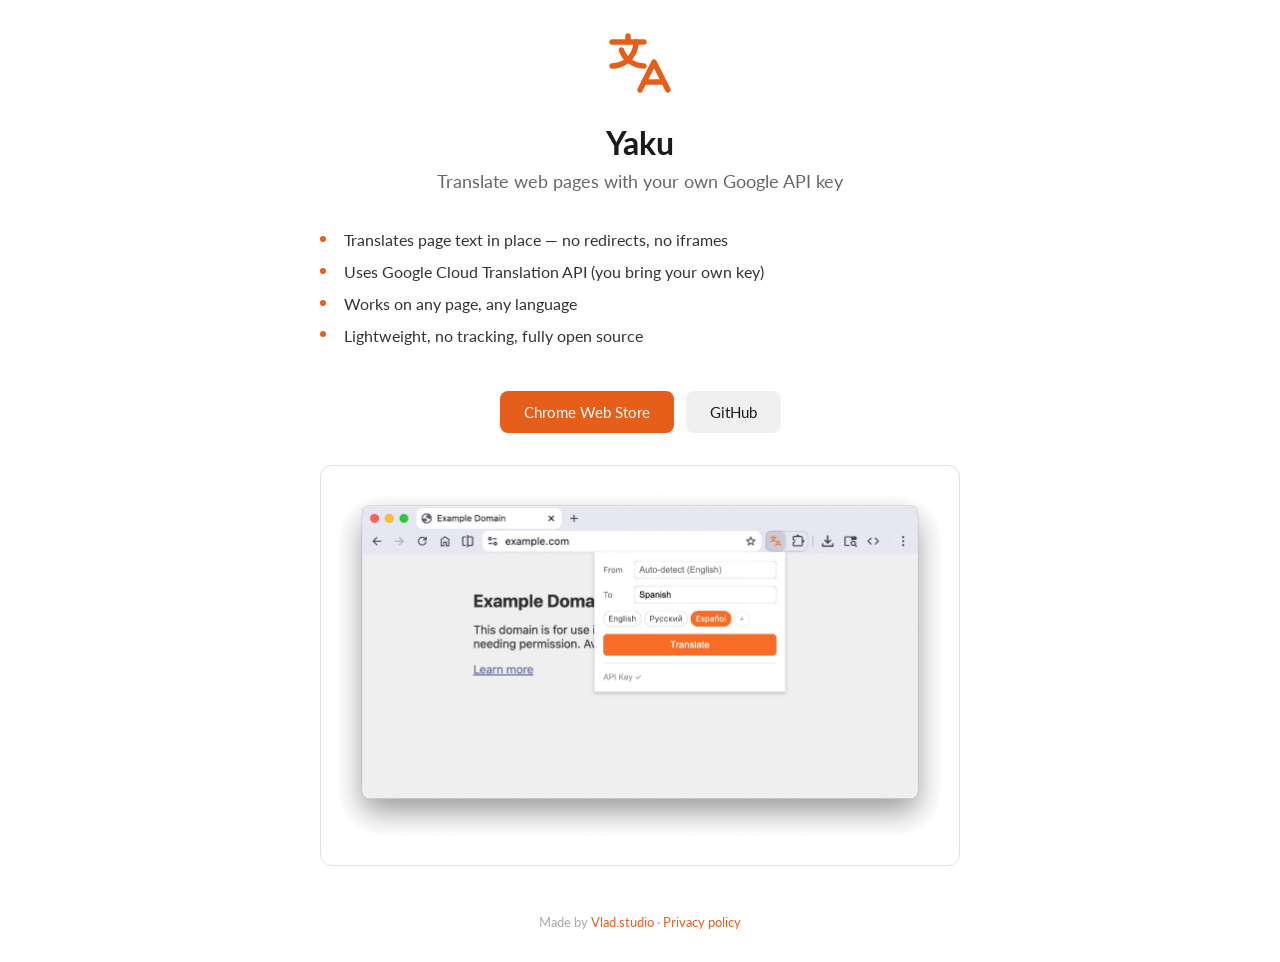
<file: web/index.html>
<!DOCTYPE html>
<html lang="en">
<head>
  <meta charset="UTF-8">
  <meta name="viewport" content="width=device-width, initial-scale=1.0">
  <title>Yaku — Page Translator</title>
  <link rel="icon" type="image/svg+xml" href="favicon.svg">
  <link rel="preconnect" href="https://fonts.googleapis.com">
  <link rel="preconnect" href="https://fonts.gstatic.com" crossorigin>
  <link rel="stylesheet" href="https://fonts.googleapis.com/css2?family=Lato:wght@400;700&display=swap">
  <link rel="stylesheet" href="styles.css">
</head>
<body>
  <main>
    <img class="icon" src="favicon.svg" width="64" height="64" alt="Yaku icon">

    <h1>Yaku</h1>
    <p class="tagline">Translate web pages with your own Google API key</p>

    <ul class="features">
      <li>Translates page text in place — no redirects, no iframes</li>
      <li>Uses Google Cloud Translation API (you bring your own key)</li>
      <li>Works on any page, any language</li>
      <li>Lightweight, no tracking, fully open source</li>
    </ul>

    <div class="cta">
      <a class="cta-primary" href="https://chromewebstore.google.com/detail/yaku-page-translator/gkiiabcndlmbfaccphaolejmgjnokoii" rel="noopener">Chrome Web Store</a>
      <a class="cta-secondary" href="https://github.com/vladstudio/yaku" rel="noopener">GitHub</a>
    </div>
    <div class="card">
      <img src="1.webp" class="active" alt="Yaku screenshot 1 of 2">
      <img src="2.webp" alt="Yaku screenshot 2 of 2">
    </div>
  </main>

  <script>
    const imgs = document.querySelectorAll('.card img');
    let i = 0;
    setInterval(() => {
      imgs[i].classList.remove('active');
      i = (i + 1) % imgs.length;
      imgs[i].classList.add('active');
    }, 2000);
  </script>

  <footer>
    Made by <a href="https://vlad.studio">Vlad.studio</a> · <a href="privacy.html">Privacy policy</a>
  </footer>
</body>
</html>
</file>
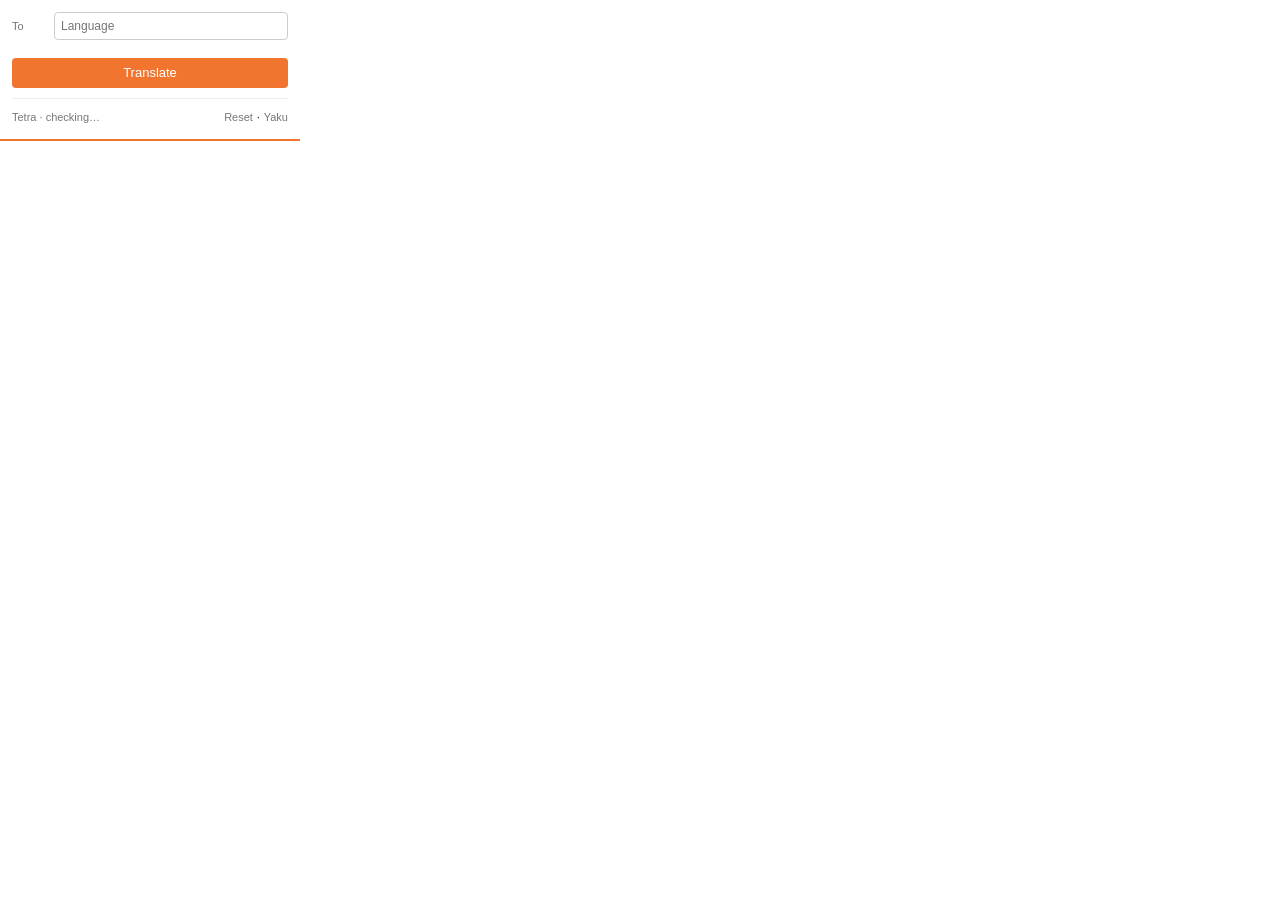
<file: popup.html>
<!DOCTYPE html>
<html>
<head>
<meta charset="utf-8">
<link rel="stylesheet" href="base.css">
<style>
body { width: 300px; font-size: 13px; }
.row { display: flex; gap: 8px; align-items: center; margin-bottom: 10px; }
label { min-width: 34px; font-size: 11px; }
input[type="text"] { flex: 1; min-width: 0; }
button { width: 100%; }
.status { text-align: center; font-size: 12px; color: var(--text-muted); margin-top: 8px; }
.status a { color: var(--accent); cursor: pointer; text-decoration: underline; }
.error { margin-top: 6px; }
.settings { margin-top: 10px; border-top: 1px solid var(--border-light); padding-top: 8px; }
[hidden] { display: none !important; }
.favs span b { display: none; font-weight: normal; margin-left: 2px; font-size: 9px; }
.favs span:hover b { display: inline; }
</style>
</head>
<body>
  <div id="controls">
    <div class="row">
      <label>To</label>
      <input type="text" id="to" list="toList" placeholder="Language">
      <datalist id="toList"></datalist>
    </div>
    <div class="chips favs" id="favs"></div>
  </div>
  <button id="btn">Translate</button>
  <div class="status" id="status"></div>
  <div class="settings">
    <span class="subtle">Tetra · <span id="tetraStatus">checking…</span></span>
    <span style="float:right"><a id="resetCache" class="subtle" style="cursor:pointer">Reset</a> · <a href="https://yaku.vlad.studio/" target="_blank" class="subtle">Yaku</a></span>
  </div>
<script src="popup.js"></script>
</body>
</html>
</file>
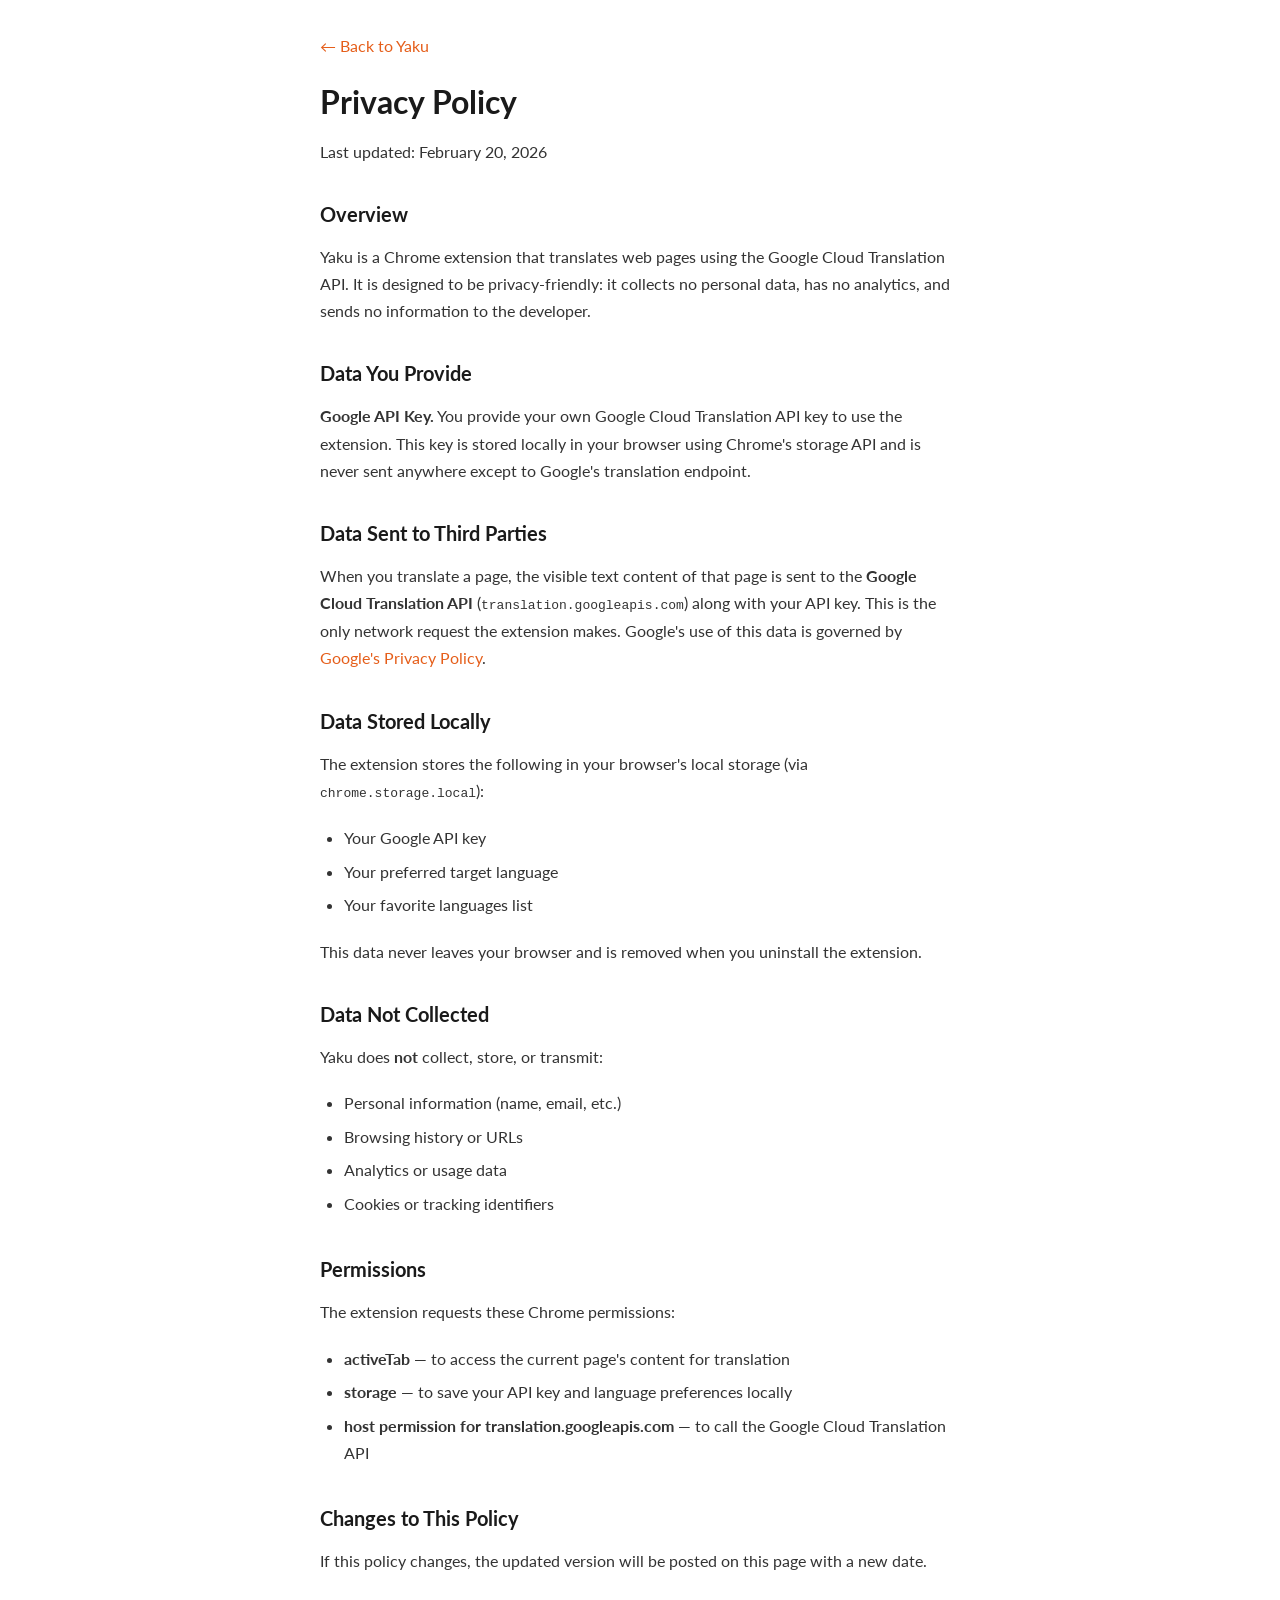
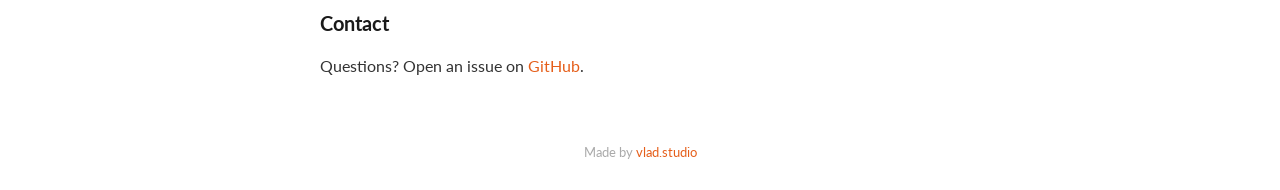
<file: web/privacy.html>
<!DOCTYPE html>
<html lang="en">
<head>
  <meta charset="UTF-8">
  <meta name="viewport" content="width=device-width, initial-scale=1.0">
  <title>Privacy Policy — Yaku</title>
  <link rel="icon" type="image/svg+xml" href="favicon.svg">
  <link rel="preconnect" href="https://fonts.googleapis.com">
  <link rel="preconnect" href="https://fonts.gstatic.com" crossorigin>
  <link rel="stylesheet" href="https://fonts.googleapis.com/css2?family=Lato:wght@400;700&display=swap">
  <link rel="stylesheet" href="styles.css">
</head>
<body>
  <main class="prose">
    <p><a href="/">&larr; Back to Yaku</a></p>

    <h1>Privacy Policy</h1>
    <p>Last updated: February 20, 2026</p>

    <h2>Overview</h2>
    <p>Yaku is a Chrome extension that translates web pages using the Google Cloud Translation API. It is designed to be privacy-friendly: it collects no personal data, has no analytics, and sends no information to the developer.</p>

    <h2>Data You Provide</h2>
    <p><strong>Google API Key.</strong> You provide your own Google Cloud Translation API key to use the extension. This key is stored locally in your browser using Chrome's storage API and is never sent anywhere except to Google's translation endpoint.</p>

    <h2>Data Sent to Third Parties</h2>
    <p>When you translate a page, the visible text content of that page is sent to the <strong>Google Cloud Translation API</strong> (<code>translation.googleapis.com</code>) along with your API key. This is the only network request the extension makes. Google's use of this data is governed by <a href="https://policies.google.com/privacy" rel="noopener">Google's Privacy Policy</a>.</p>

    <h2>Data Stored Locally</h2>
    <p>The extension stores the following in your browser's local storage (via <code>chrome.storage.local</code>):</p>
    <ul>
      <li>Your Google API key</li>
      <li>Your preferred target language</li>
      <li>Your favorite languages list</li>
    </ul>
    <p>This data never leaves your browser and is removed when you uninstall the extension.</p>

    <h2>Data Not Collected</h2>
    <p>Yaku does <strong>not</strong> collect, store, or transmit:</p>
    <ul>
      <li>Personal information (name, email, etc.)</li>
      <li>Browsing history or URLs</li>
      <li>Analytics or usage data</li>
      <li>Cookies or tracking identifiers</li>
    </ul>

    <h2>Permissions</h2>
    <p>The extension requests these Chrome permissions:</p>
    <ul>
      <li><strong>activeTab</strong> — to access the current page's content for translation</li>
      <li><strong>storage</strong> — to save your API key and language preferences locally</li>
      <li><strong>host permission for translation.googleapis.com</strong> — to call the Google Cloud Translation API</li>
    </ul>

    <h2>Changes to This Policy</h2>
    <p>If this policy changes, the updated version will be posted on this page with a new date.</p>

    <h2>Contact</h2>
    <p>Questions? Open an issue on <a href="https://github.com/vladstudio/yaku" rel="noopener">GitHub</a>.</p>
  </main>

  <footer>
    Made by <a href="https://vlad.studio">vlad.studio</a>
  </footer>
</body>
</html>
</file>
<file: web/styles.css>
* { margin: 0; padding: 0; box-sizing: border-box; }

body {
  font-family: "Lato", -apple-system, BlinkMacSystemFont, "Segoe UI", Roboto, Helvetica, Arial, sans-serif;
  color: #1a1a1a;
  background: #fff;
  min-height: 100vh;
  display: flex;
  flex-direction: column;
  align-items: center;
  justify-content: center;
  padding: 2rem;
}

main {
  max-width: 640px;
  text-align: center;
}

.icon { margin-bottom: 1.5rem; }

h1 {
  font-size: 2rem;
  font-weight: 700;
  margin-bottom: 0.5rem;
}

.tagline {
  font-size: 1.125rem;
  color: #666;
  margin-bottom: 2rem;
}

.features {
  list-style: none;
  text-align: left;
  margin-bottom: 2.5rem;
}

.features li {
  padding: 0.4rem 0 0.4rem 1.5rem;
  position: relative;
  color: #333;
}

.features li::before {
  content: "";
  position: absolute;
  left: 0;
  top: 0.75rem;
  width: 6px;
  height: 6px;
  border-radius: 50%;
  background: #E55E1A;
}

.cta {
  display: flex;
  gap: 0.75rem;
  justify-content: center;
  flex-wrap: wrap;
}

.cta a {
  display: inline-block;
  padding: 0.75rem 1.5rem;
  border-radius: 8px;
  text-decoration: none;
  font-size: 0.95rem;
  transition: opacity 0.15s;
}

.cta a:hover { opacity: 0.85; }

.cta-primary {
  background: #E55E1A;
  color: #fff;
}

.cta-secondary {
  background: #f0f0f0;
  color: #1a1a1a;
}

footer {
  margin-top: 3rem;
  font-size: 0.8rem;
  color: #aaa;
}

footer a {
  color: #E55E1A;
  text-decoration: none;
}

.card {
  border: 1px solid #e0e0e0;
  border-radius: 12px;
  overflow: hidden;
  margin: 2rem auto 0;
  position: relative;
}

.card img {
  display: block;
  width: 100%;
  position: absolute;
  top: 0;
  left: 0;
  opacity: 0;
  transition: opacity 0.6s;
}

.card img.active {
  position: relative;
  opacity: 1;
}

/* Privacy policy page */
.prose {
  text-align: left;
  line-height: 1.7;
}

.prose h2 {
  font-size: 1.25rem;
  margin: 2rem 0 0.75rem;
}

.prose p {
  margin-bottom: 1rem;
  color: #333;
}

.prose ul {
  margin: 0 0 1rem 1.5rem;
  color: #333;
}

.prose ul li {
  padding: 0.2rem 0;
}

.prose a {
  color: #E55E1A;
  text-decoration: none;
}
</file>
<file: base.css>
/* vlad.studio extension base · v1 */

/* --- Reset --- */
*, *::before, *::after { box-sizing: border-box; margin: 0; padding: 0; }

/* --- Tokens (light) --- */
:root {
  --bg: #fff;
  --text: #363336;
  --text-muted: #777;
  --accent: #F2752F;
  --accent-hover: #d9612a;
  --accent-subtle: rgba(242, 117, 47, 0.12);
  --accent-selected: rgba(242, 117, 47, 0.33);
  --border: #ddd;
  --border-light: #eee;
  --input-bg: #fff;
  --input-border: #ccc;
  --focus: rgba(242, 117, 47, 0.25);
  --error: #c33;
}

/* --- Tokens (dark) --- */
@media (prefers-color-scheme: dark) {
  :root {
    --bg: #2C2D30;
    --text: #F2F3F4;
    --text-muted: #999;
    --accent: #d4601f;
    --accent-hover: #b8521a;
    --accent-subtle: rgba(212, 96, 31, 0.14);
    --accent-selected: rgba(212, 96, 31, 0.35);
    --border: #444;
    --border-light: #38383E;
    --input-bg: #2a2a2a;
    --input-border: #444;
    --focus: rgba(212, 96, 31, 0.3);
    --error: #e55;
  }
}

/* --- Base elements --- */
html, body {
  font-family: -apple-system, BlinkMacSystemFont, "Segoe UI",
    Roboto, Oxygen-Sans, Ubuntu, Cantarell,
    "Helvetica Neue", sans-serif;
  -webkit-font-smoothing: antialiased;
}

body {
  padding: 12px;
  font-size: 14px;
  line-height: 1.5;
  color: var(--text);
  background: var(--bg);
  border-bottom: 2px solid var(--accent);
}

a {
  color: var(--text);
  text-decoration: none;
  cursor: pointer;
}
a:hover {
  color: var(--accent);
}

hr {
  border: none;
  border-bottom: 1px solid var(--border-light);
  margin: 8px 0;
}

img {
  max-width: 100%;
}

*:focus {
  outline: 2px solid var(--focus);
  outline-offset: 2px;
}

/* --- Inputs --- */
input[type="text"],
input[type="password"],
input[type="email"],
input[type="url"],
input[type="search"],
textarea,
select {
  padding: 4px 6px;
  border: 1px solid var(--input-border);
  border-radius: 4px;
  font: inherit;
  font-size: 12px;
  background: var(--input-bg);
  color: var(--text);
}

textarea {
  resize: vertical;
}

label {
  font-size: 12px;
  color: var(--text-muted);
}

/* --- Buttons --- */
button, .btn {
  display: inline-flex;
  align-items: center;
  justify-content: center;
  gap: 6px;
  padding: 7px 12px;
  border: none;
  border-radius: 4px;
  font: inherit;
  font-size: 13px;
  font-weight: 500;
  cursor: pointer;
  color: #fff;
  background: var(--accent);
  line-height: 1.25;
}
button:hover, .btn:hover {
  background: var(--accent-hover);
}
button:disabled, .btn:disabled {
  opacity: 0.5;
  cursor: default;
}

/* Ghost button — transparent bg, accent on hover */
.ghost {
  background: none;
  color: var(--text);
}
.ghost:hover {
  background: var(--accent-subtle);
  color: var(--text);
}
.ghost.selected {
  background: var(--accent-selected);
}

/* Subtle/link-style button or link */
.subtle {
  background: none;
  color: var(--text-muted);
  font-weight: 400;
  font-size: 11px;
  padding: 2px 0;
  text-decoration: none;
}
.subtle:hover {
  background: none;
  color: var(--text);
}

/* Small variant for buttons */
button.small, .btn.small {
  padding: 4px 6px;
}

/* --- Chips --- */
.chips {
  display: flex;
  flex-wrap: wrap;
  gap: 4px;
  margin-bottom: 8px;
}
.chip {
  font-size: 11px;
  padding: 2px 8px;
  border-radius: 10px;
  border: 1px solid var(--border);
  cursor: pointer;
  white-space: nowrap;
  color: var(--text-muted);
  background: none;
  font-weight: 400;
}
.chip:hover {
  border-color: var(--accent);
  color: var(--accent);
  background: none;
}
.chip.active {
  background: var(--accent);
  color: #fff;
  border-color: var(--accent);
}
.chip.dashed {
  border-style: dashed;
  color: var(--text-muted);
}

/* --- Utilities --- */
.center { text-align: center; }
.light, .light * { color: var(--text-muted); }
.small { font-size: 12px; }
.error { color: var(--error); font-size: 12px; text-align: center; }
.flex { display: flex; }
.flex-1 { flex: 1 1 0%; }
.flex > .flex-0 { flex: 0; }
.f-center { align-items: center; justify-content: center; }
.gap-4 { gap: 4px; }
.gap-8 { gap: 8px; }
</file>
